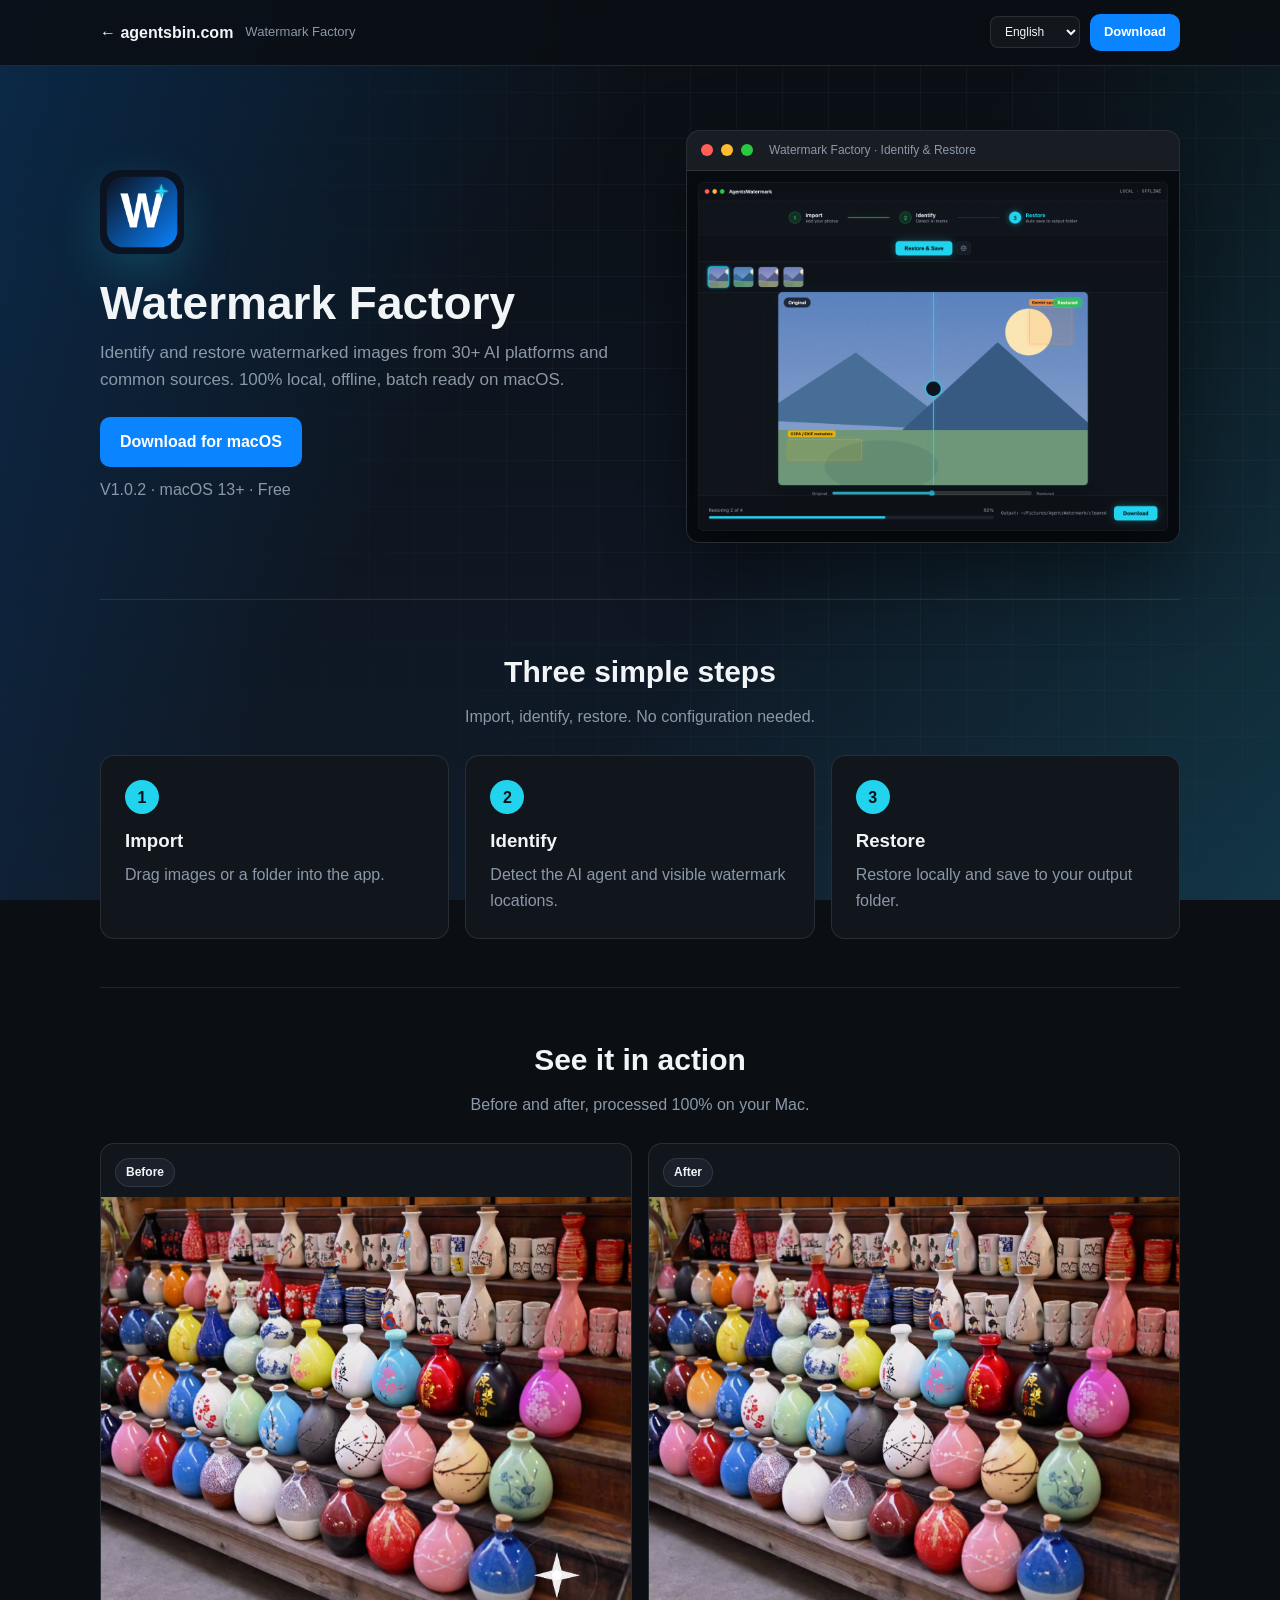
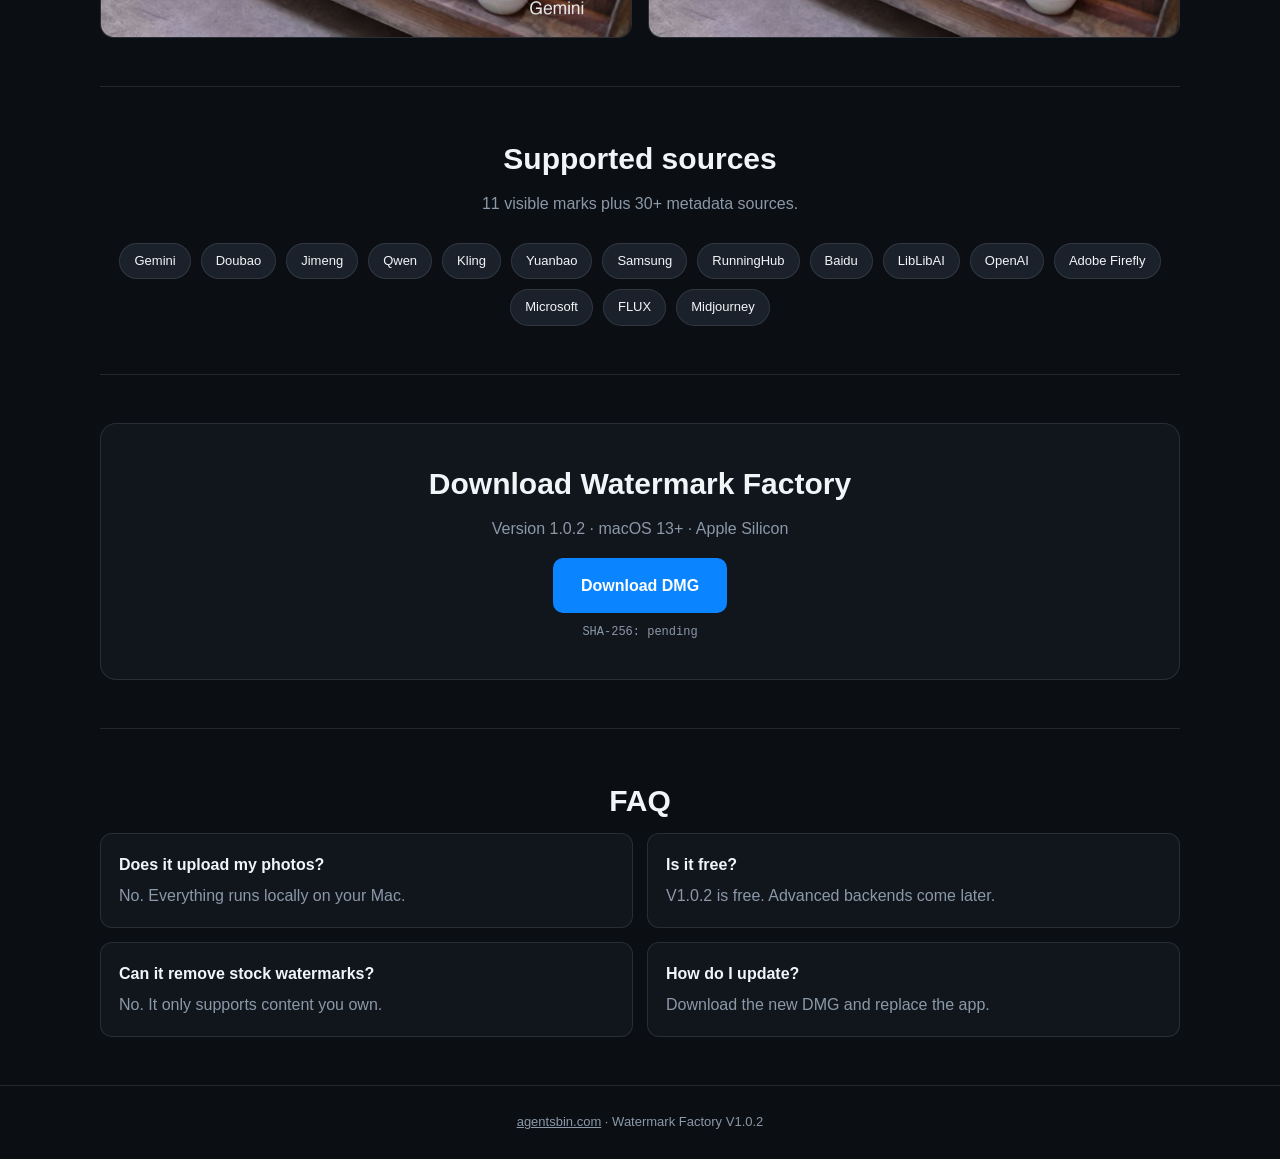
<file: site/wf/mockup.html>
<!doctype html>
<html lang="en">
<head>
<meta charset="utf-8">
<meta name="viewport" content="width=device-width, initial-scale=1">
<title>Watermark Factory Website Mockup</title>
<style>
:root {
  color-scheme: dark;
  --bg: #0b0f14;
  --surface: #11161d;
  --surface-2: #1a212b;
  --text: #f2f5f8;
  --muted: #8b98a8;
  --blue: #0a84ff;
  --cyan: #22d3ee;
  --green: #34c759;
  --border: rgba(255, 255, 255, 0.1);
}
* { box-sizing: border-box; margin: 0; padding: 0; }
body {
  background: var(--bg);
  color: var(--text);
  font-family: -apple-system, BlinkMacSystemFont, "SF Pro Text", "Helvetica Neue", Arial, sans-serif;
  line-height: 1.6;
}
body::before {
  content: "";
  position: fixed;
  inset: 0;
  z-index: -2;
  background:
    linear-gradient(120deg, rgba(10, 132, 255, 0.22), transparent 38%),
    linear-gradient(300deg, rgba(34, 211, 238, 0.14), transparent 42%),
    linear-gradient(180deg, #0b0f14, #101b2a);
}
body::after {
  content: "";
  position: fixed;
  inset: 0;
  z-index: -1;
  background-image:
    linear-gradient(rgba(255, 255, 255, 0.05) 1px, transparent 1px),
    linear-gradient(90deg, rgba(255, 255, 255, 0.05) 1px, transparent 1px);
  background-size: 46px 46px;
  mask-image: radial-gradient(circle at 70% 35%, #000 0%, transparent 72%);
}
a { color: inherit; }

.nav {
  position: sticky;
  top: 0;
  z-index: 10;
  background: rgba(11, 15, 20, 0.9);
  border-bottom: 1px solid var(--border);
  backdrop-filter: blur(12px);
}
.nav-inner {
  max-width: 1120px;
  margin: 0 auto;
  padding: 14px 20px;
  display: flex;
  align-items: center;
  justify-content: space-between;
}
.nav-group { display: flex; align-items: center; gap: 12px; }
.brand { font-weight: 700; text-decoration: none; }
.crumb { font-size: 13px; color: var(--muted); }
.nav-actions { display: flex; align-items: center; gap: 10px; }
.lang-toggle {
  background: rgba(255,255,255,0.04);
  border: 1px solid var(--border);
  color: var(--text);
  font: inherit;
  font-size: 12px;
  border-radius: 8px;
  padding: 7px 10px;
}
.button {
  display: inline-flex;
  align-items: center;
  gap: 8px;
  background: var(--blue);
  color: #fff;
  font-weight: 700;
  text-decoration: none;
  border-radius: 10px;
  padding: 12px 20px;
}
.button-small { padding: 8px 14px; font-size: 13px; }
.button-large { padding: 15px 28px; font-size: 16px; }
.muted { color: var(--muted); }

main { max-width: 1120px; margin: 0 auto; padding: 0 20px; }
.hero {
  padding: 64px 0 56px;
  display: grid;
  grid-template-columns: 1.05fr 0.95fr;
  gap: 40px;
  align-items: center;
}
.hero-logo { width: 84px; height: 84px; border-radius: 20px; box-shadow: 0 18px 50px rgba(34, 211, 238, 0.2); }
.hero h1 { font-size: 46px; line-height: 1.1; margin: 16px 0 10px; }
.hero .lead { font-size: 17px; color: var(--muted); margin-bottom: 24px; max-width: 520px; }
.hero-actions { display: flex; flex-direction: column; align-items: flex-start; gap: 10px; }

.app-window {
  background: var(--surface);
  border: 1px solid var(--border);
  border-radius: 14px;
  overflow: hidden;
  box-shadow: 0 30px 80px rgba(0,0,0,0.45);
}
.window-bar {
  display: flex;
  align-items: center;
  gap: 8px;
  padding: 10px 14px;
  background: rgba(255,255,255,0.03);
  border-bottom: 1px solid var(--border);
}
.traffic { width: 12px; height: 12px; border-radius: 50%; }
.traffic-close { background: #ff5f57; }
.traffic-min { background: #febc2e; }
.traffic-full { background: #28c840; }
.window-title { margin-left: 8px; font-size: 12px; color: var(--muted); }
.app-window img { width: 100%; display: block; }

section { padding: 48px 0; border-top: 1px solid var(--border); }
h2 { font-size: 30px; text-align: center; margin-bottom: 8px; }
.section-sub { text-align: center; color: var(--muted); margin-bottom: 26px; }
.steps-grid {
  display: grid;
  grid-template-columns: repeat(3, 1fr);
  gap: 16px;
}
.step-card {
  background: var(--surface);
  border: 1px solid var(--border);
  border-radius: 14px;
  padding: 24px;
}
.step-num {
  width: 34px;
  height: 34px;
  border-radius: 50%;
  background: var(--cyan);
  color: #05121a;
  font-weight: 800;
  display: flex;
  align-items: center;
  justify-content: center;
  margin-bottom: 12px;
}
.step-card h3 { margin-bottom: 6px; }
.step-card p { color: var(--muted); }

.demo-grid { display: grid; grid-template-columns: 1fr 1fr; gap: 16px; }
.demo-card {
  background: var(--surface);
  border: 1px solid var(--border);
  border-radius: 14px;
  overflow: hidden;
}
.demo-card .label {
  display: inline-block;
  margin: 14px 0 0 14px;
  font-size: 12px;
  font-weight: 700;
  color: var(--text);
  background: var(--surface-2);
  border: 1px solid var(--border);
  padding: 4px 10px;
  border-radius: 20px;
}
.demo-card img { width: 100%; display: block; margin-top: 10px; }

.ui-shot img {
  width: 100%;
  border-radius: 16px;
  border: 1px solid var(--border);
  box-shadow: 0 24px 70px rgba(0,0,0,0.45);
}
.chips { display: flex; flex-wrap: wrap; justify-content: center; gap: 10px; margin-top: 22px; }
.chips span {
  background: var(--surface-2);
  border: 1px solid var(--border);
  border-radius: 20px;
  padding: 7px 14px;
  font-size: 13px;
}

.download-card {
  background: var(--surface);
  border: 1px solid var(--border);
  border-radius: 16px;
  padding: 36px;
  text-align: center;
}
.download-card .button { margin: 16px 0 10px; }
.sha { display: block; color: var(--muted); font-size: 12px; }

.faq-grid { display: grid; grid-template-columns: repeat(2, 1fr); gap: 14px; }
.faq-item {
  background: var(--surface);
  border: 1px solid var(--border);
  border-radius: 12px;
  padding: 18px;
}
.faq-item h3 { font-size: 16px; margin-bottom: 6px; }
.faq-item p { color: var(--muted); }

footer {
  border-top: 1px solid var(--border);
  padding: 26px 20px;
  text-align: center;
  color: var(--muted);
  font-size: 13px;
}

@media (max-width: 760px) {
  .hero { grid-template-columns: 1fr; }
  .steps-grid, .faq-grid, .demo-grid { grid-template-columns: 1fr; }
}
</style>
</head>
<body>
  <header class="nav">
    <div class="nav-inner">
      <div class="nav-group">
        <a class="brand" href="https://www.agentsbin.com/">← agentsbin.com</a>
        <span class="crumb">Watermark Factory</span>
      </div>
      <div class="nav-actions">
        <select class="lang-toggle"><option>English</option><option>简体中文</option></select>
        <a class="button button-small" href="#download">Download</a>
      </div>
    </div>
  </header>

  <main>
    <section class="hero" style="border:0">
      <div class="hero-copy">
        <img class="hero-logo" src="assets/logo.png" alt="">
        <h1>Watermark Factory</h1>
        <p class="lead">Identify and restore watermarked images from 30+ AI platforms and common sources. 100% local, offline, batch ready on macOS.</p>
        <div class="hero-actions">
          <a class="button" href="#download">Download for macOS</a>
          <span class="muted">V1.0.2 · macOS 13+ · Free</span>
        </div>
      </div>
      <div class="app-window">
        <div class="window-bar">
          <span class="traffic traffic-close"></span>
          <span class="traffic traffic-min"></span>
          <span class="traffic traffic-full"></span>
          <span class="window-title">Watermark Factory · Identify &amp; Restore</span>
        </div>
        <img src="assets/ui-dark.png" alt="Watermark Factory dark UI">
      </div>
    </section>

    <section class="steps">
      <h2>Three simple steps</h2>
      <p class="section-sub">Import, identify, restore. No configuration needed.</p>
      <div class="steps-grid">
        <div class="step-card"><div class="step-num">1</div><h3>Import</h3><p>Drag images or a folder into the app.</p></div>
        <div class="step-card"><div class="step-num">2</div><h3>Identify</h3><p>Detect the AI agent and visible watermark locations.</p></div>
        <div class="step-card"><div class="step-num">3</div><h3>Restore</h3><p>Restore locally and save to your output folder.</p></div>
      </div>
    </section>

    <section class="demo">
      <h2>See it in action</h2>
      <p class="section-sub">Before and after, processed 100% on your Mac.</p>
      <div class="demo-grid">
        <div class="demo-card"><span class="label">Before</span><img src="assets/example-before.png" alt="before"></div>
        <div class="demo-card"><span class="label">After</span><img src="assets/example-after.png" alt="after"></div>
      </div>
    </section>

    <section class="supported">
      <h2>Supported sources</h2>
      <p class="section-sub">11 visible marks plus 30+ metadata sources.</p>
      <div class="chips">
        <span>Gemini</span><span>Doubao</span><span>Jimeng</span><span>Qwen</span><span>Kling</span>
        <span>Yuanbao</span><span>Samsung</span><span>RunningHub</span><span>Baidu</span><span>LibLibAI</span>
        <span>OpenAI</span><span>Adobe Firefly</span><span>Microsoft</span><span>FLUX</span><span>Midjourney</span>
      </div>
    </section>

    <section class="download" id="download">
      <div class="download-card">
        <h2>Download Watermark Factory</h2>
        <p class="muted">Version 1.0.2 · macOS 13+ · Apple Silicon</p>
        <a class="button button-large" href="#">Download DMG</a>
        <code class="sha">SHA-256: pending</code>
      </div>
    </section>

    <section class="faq">
      <h2>FAQ</h2>
      <div class="faq-grid">
        <div class="faq-item"><h3>Does it upload my photos?</h3><p>No. Everything runs locally on your Mac.</p></div>
        <div class="faq-item"><h3>Is it free?</h3><p>V1.0.2 is free. Advanced backends come later.</p></div>
        <div class="faq-item"><h3>Can it remove stock watermarks?</h3><p>No. It only supports content you own.</p></div>
        <div class="faq-item"><h3>How do I update?</h3><p>Download the new DMG and replace the app.</p></div>
      </div>
    </section>
  </main>

  <footer>
    <a href="https://www.agentsbin.com/">agentsbin.com</a>
    <span>·</span>
    <span>Watermark Factory V1.0.2</span>
  </footer>
</body>
</html>
</file>
